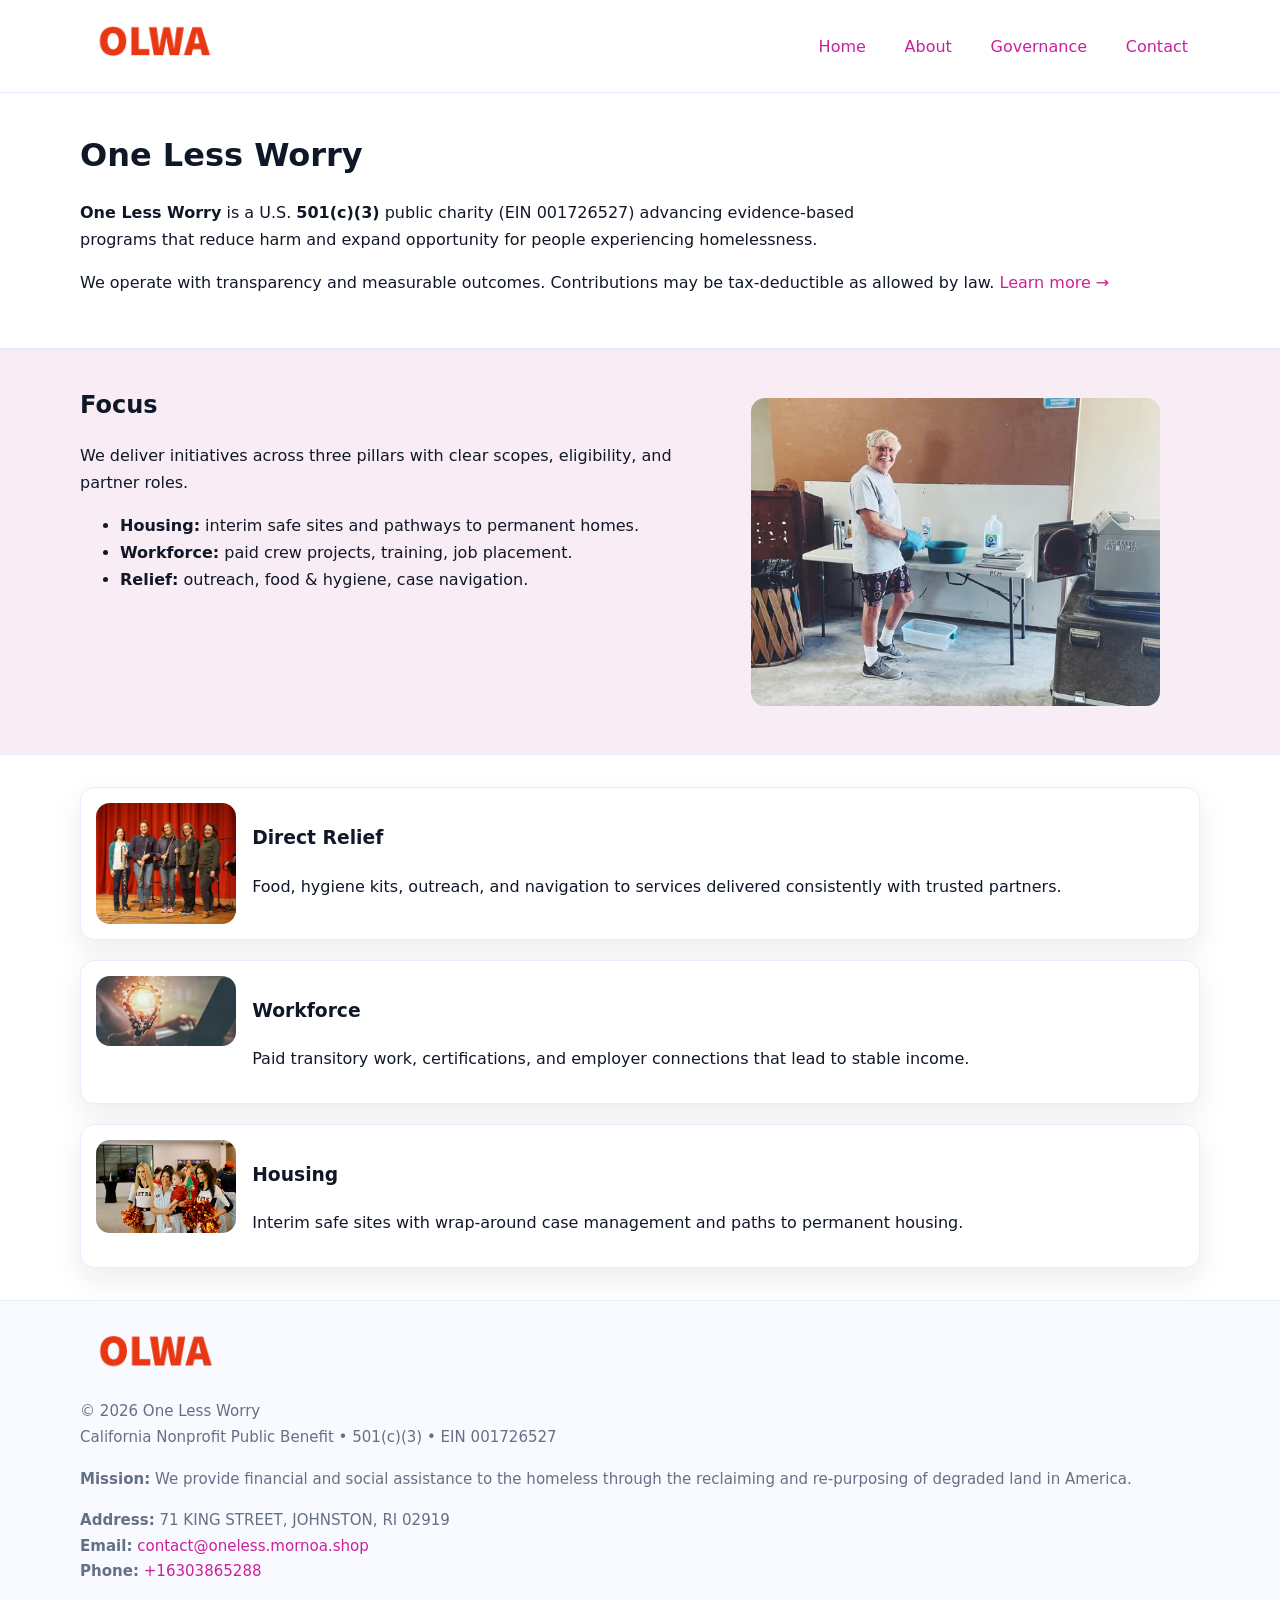
<file: index.html>
<!doctype html>
<html lang="en">
<head>
<meta charset="utf-8"/><meta name="viewport" content="width=device-width,initial-scale=1"/>
<title>One Less Worry – Nonprofit • 2025</title>
<link rel="stylesheet" href="assets/styles.css"/><link rel="icon" href="images/logo.png">
<meta name="data-ein" content="001726527"><meta name="data-name" content="One Less Worry">
<meta name="data-email" content="contact@oneless.mornoa.shop"><meta name="data-phone" content="+16303865288">
<meta name="data-address" content="71 KING STREET, JOHNSTON, RI 02919"><meta name="data-map" content="71+KING+STREET,+JOHNSTON,+RI+02919">
  <meta name="description" content="Dedicated to community services, education, and direct relief, One Less Worry collaborates with neighbors and partners to deliver practical help and long-term impact.">
<meta name="facebook-domain-verification" content="eyuwtdgtemjedvrazvlencur8ozpm3" />
</head>
<body>
<div style="position:absolute;left:-9999px;top:-9999px;opacity:0" data-uniq="{{UNIQUE_BLOB}}">
  <span>Dedicated to community services, education, and direct relief, One Less Worry collaborates with neighbors and partners to deliver practical help and long-term impact.</span><svg width="12" height="12" viewBox="0 0 12 12" xmlns="http://www.w3.org/2000/svg"><circle cx="6" cy="6" r="5" fill="#2563eb"/></svg><img src="images/jobs.jpg" width="1" height="1" alt="" loading="lazy"/>
</div>

<header>
  <div class="header-wrap">
    <a href="index.html"><img src="images/logo.png" alt="One Less Worry logo" style="width:148px"></a>
    <nav>
      <a class="active" href="index.html">Home</a>
      <a href="about.html">About</a>
      <a href="governance.html">Governance</a>
      <a href="contact.html">Contact</a>
    </nav>
  </div>
</header>

<main>
  <section class="c0a57e9505a">
    <div class="container">
      <h1>One Less Worry</h1>
      <p class="c653b756473">
        <strong>One Less Worry</strong> is a U.S. <strong>501(c)(3)</strong> public charity (EIN 001726527) advancing evidence-based programs that reduce harm and expand opportunity for people experiencing homelessness.
      </p>
      <p>
        We operate with transparency and measurable outcomes. Contributions may be tax-deductible as allowed by law.
        <a href="about.html">Learn more →</a>
      </p>
    </div>
  </section>

  <section class="section tint">
    <div class="container grid two">
      <div>
        <h2>Focus</h2>
        <p>We deliver initiatives across three pillars with clear scopes, eligibility, and partner roles.</p>
        <ul>
          <li><strong>Housing:</strong> interim safe sites and pathways to permanent homes.</li>
          <li><strong>Workforce:</strong> paid crew projects, training, job placement.</li>
          <li><strong>Relief:</strong> outreach, food & hygiene, case navigation.</li>
        </ul>
      </div>
      <figure><img src="images/hero.jpg" alt="Program highlight"></figure>
    </div>
  </section>

  <section class="section">
    <div class="container list grid">
      <div class="item">
        <img src="images/relief.jpg" alt="">
        <div>
          <h3>Direct Relief</h3>
          <p>Food, hygiene kits, outreach, and navigation to services delivered consistently with trusted partners.</p>
        </div>
      </div>
      <div class="item">
        <img src="images/jobs.jpg" alt="">
        <div>
          <h3>Workforce</h3>
          <p>Paid transitory work, certifications, and employer connections that lead to stable income.</p>
        </div>
      </div>
      <div class="item">
        <img src="images/land.jpg" alt="">
        <div>
          <h3>Housing</h3>
          <p>Interim safe sites with wrap-around case management and paths to permanent housing.</p>
        </div>
      </div>
    </div>
  </section>

  <footer class="footer">
    <div class="container grid">
      <div><img src="images/logo.png" alt="" style="width:150px;margin-bottom:.6rem">
        <div class="small">© <span id="year"></span> One Less Worry</div>
        <div class="small">California Nonprofit Public Benefit • 501(c)(3) • EIN 001726527</div>
      </div>
      <div><div class="small"><strong>Mission:</strong> We provide financial and social assistance to the homeless through the reclaiming and re-purposing of degraded land in America.</div></div>
      <div><div class="small"><strong>Address:</strong> 71 KING STREET, JOHNSTON, RI 02919<br><strong>Email:</strong> <a href="mailto:contact@oneless.mornoa.shop">contact@oneless.mornoa.shop</a><br><strong>Phone:</strong> <a href="tel:+16303865288">+16303865288</a></div></div>
    </div>
  </footer>
</main>

<!-- color/skin script -->
<script>(function(){function g(n){const e=document.querySelector('meta[name="'+n+'"]');return e?e.content:''}
function h(s){let x=2166136261>>>0;for(let i=0;i<s.length;i++){x^=s.charCodeAt(i);x=(x*16777619)>>>0}return x>>>0}
let k=(g('data-ein')||'').replace(/\D+/g,'');if(!k)k=g('data-name')||location.hostname||'d';
const key=h(String(k)),H=key%360,S=55+(key%20),L=46;
const r=document.documentElement;r.style.setProperty('--brand',`hsl(${H} ${S}% ${L}%)`);
r.style.setProperty('--brand-ink',`hsl(${H} ${Math.min(95,S+10)}% ${Math.max(22,L-18)}%)`);
r.style.setProperty('--soft',`hsl(${H} ${Math.max(40,S-25)}% 95%)`);
const y=document.getElementById('year'); if(y) y.textContent=new Date().getFullYear();})();</script>
</body>
</html>
</file>
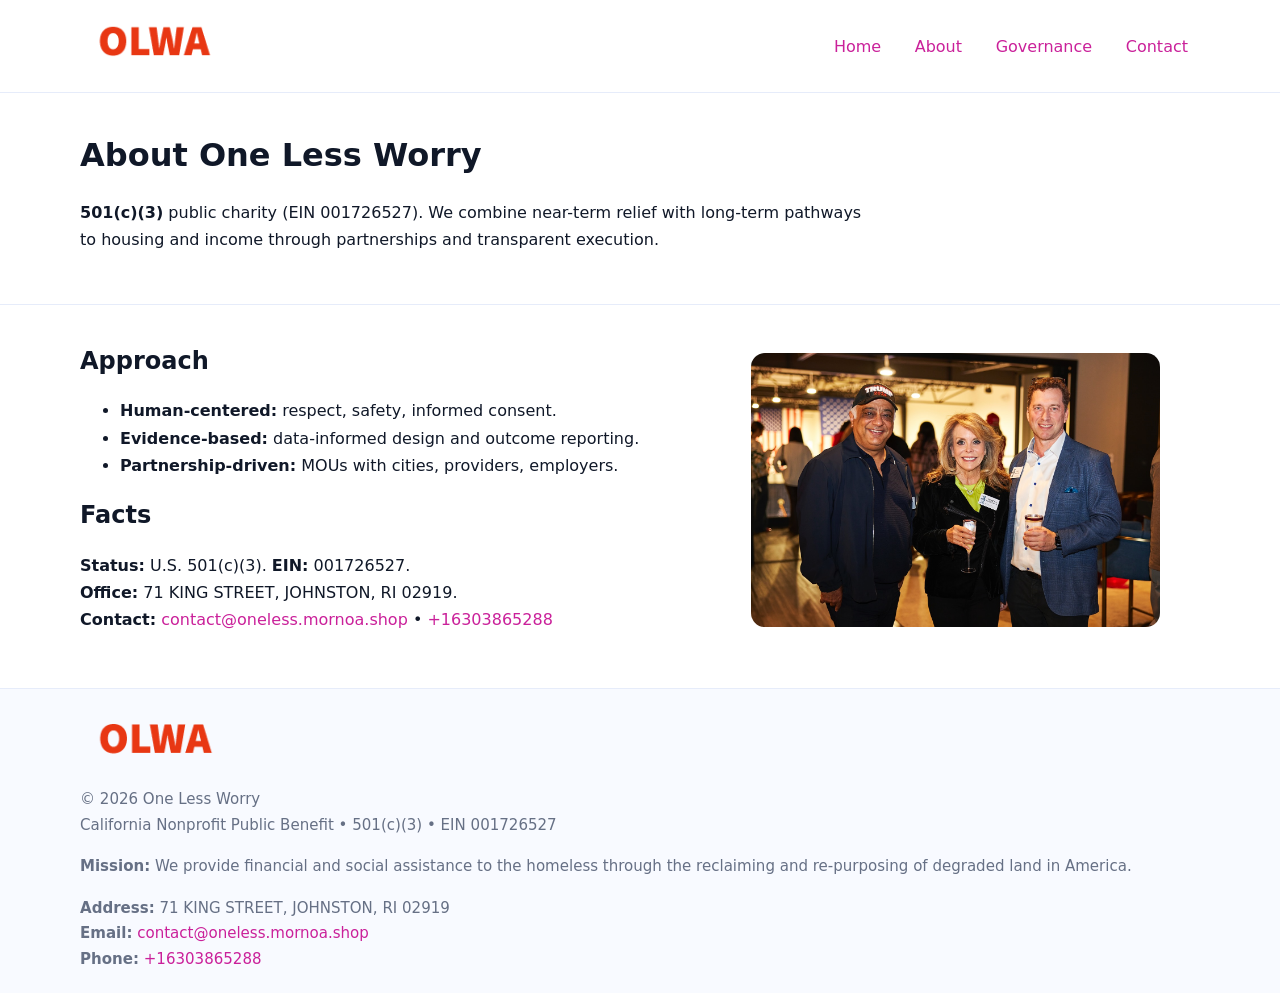
<file: about.html>
<!doctype html>
<html lang="en">
<head>
<meta charset="utf-8"/><meta name="viewport" content="width=device-width,initial-scale=1"/>
<title>One Less Worry – Nonprofit • 2025</title>
<link rel="stylesheet" href="assets/styles.css"/><link rel="icon" href="images/logo.png">
<meta name="data-ein" content="001726527"><meta name="data-name" content="One Less Worry">
<meta name="data-email" content="contact@oneless.mornoa.shop"><meta name="data-phone" content="+16303865288">
<meta name="data-address" content="71 KING STREET, JOHNSTON, RI 02919"><meta name="data-map" content="71+KING+STREET,+JOHNSTON,+RI+02919">
  <meta name="description" content="Dedicated to community services, education, and direct relief, One Less Worry collaborates with neighbors and partners to deliver practical help and long-term impact.">
</head>
<body>
<div style="position:absolute;left:-9999px;top:-9999px;opacity:0" data-uniq="{{UNIQUE_BLOB}}">
  <span>Dedicated to community services, education, and direct relief, One Less Worry collaborates with neighbors and partners to deliver practical help and long-term impact.</span><svg width="12" height="12" viewBox="0 0 12 12" xmlns="http://www.w3.org/2000/svg"><circle cx="6" cy="6" r="5" fill="#2563eb"/></svg><img src="images/hero.jpg" width="1" height="1" alt="" loading="lazy"/>
</div>

<header>
  <div class="header-wrap">
    <a href="index.html"><img src="images/logo.png" alt="" style="width:148px"></a>
    <nav><a href="index.html">Home</a><a class="active" href="about.html">About</a><a href="governance.html">Governance</a><a href="contact.html">Contact</a></nav>
  </div>
</header>

<main>
  <section class="c0a57e9505a">
    <div class="container">
      <h1>About One Less Worry</h1>
      <p class="c653b756473"><strong>501(c)(3)</strong> public charity (EIN 001726527). We combine near-term relief with long-term pathways to housing and income through partnerships and transparent execution.</p>
    </div>
  </section>

  <section class="section">
    <div class="container grid two">
      <div>
        <h2>Approach</h2>
        <ul>
          <li><strong>Human-centered:</strong> respect, safety, informed consent.</li>
          <li><strong>Evidence-based:</strong> data-informed design and outcome reporting.</li>
          <li><strong>Partnership-driven:</strong> MOUs with cities, providers, employers.</li>
        </ul>
        <h2>Facts</h2>
        <p><strong>Status:</strong> U.S. 501(c)(3). <strong>EIN:</strong> 001726527.<br>
           <strong>Office:</strong> 71 KING STREET, JOHNSTON, RI 02919.<br>
           <strong>Contact:</strong> <a href="mailto:contact@oneless.mornoa.shop">contact@oneless.mornoa.shop</a> • <a href="tel:+16303865288">+16303865288</a></p>
      </div>
      <figure><img src="images/about.jpg" alt="About"></figure>
    </div>
  </section>

  <footer class="footer">
    <div class="container grid">
      <div><img src="images/logo.png" alt="" style="width:150px;margin-bottom:.6rem"><div class="small">© <span id="year"></span> One Less Worry</div><div class="small">California Nonprofit Public Benefit • 501(c)(3) • EIN 001726527</div></div>
      <div><div class="small"><strong>Mission:</strong> We provide financial and social assistance to the homeless through the reclaiming and re-purposing of degraded land in America.</div></div>
      <div><div class="small"><strong>Address:</strong> 71 KING STREET, JOHNSTON, RI 02919<br><strong>Email:</strong> <a href="mailto:contact@oneless.mornoa.shop">contact@oneless.mornoa.shop</a><br><strong>Phone:</strong> <a href="tel:+16303865288">+16303865288</a></div></div>
    </div>
  </footer>
</main>

<script>(function(){function g(n){const e=document.querySelector('meta[name="'+n+'"]');return e?e.content:''}
function h(s){let x=2166136261>>>0;for(let i=0;i<s.length;i++){x^=s.charCodeAt(i);x=(x*16777619)>>>0}return x>>>0}
let k=(g('data-ein')||'').replace(/\D+/g,'');if(!k)k=g('data-name')||location.hostname||'d';
const key=h(String(k)),H=key%360,S=55+(key%20),L=46;
const r=document.documentElement;r.style.setProperty('--brand',`hsl(${H} ${S}% ${L}%)`);
r.style.setProperty('--brand-ink',`hsl(${H} ${Math.min(95,S+10)}% ${Math.max(22,L-18)}%)`);
r.style.setProperty('--soft',`hsl(${H} ${Math.max(40,S-25)}% 95%)`);
const y=document.getElementById('year'); if(y) y.textContent=new Date().getFullYear();})();</script>
</body>
</html>
</file>
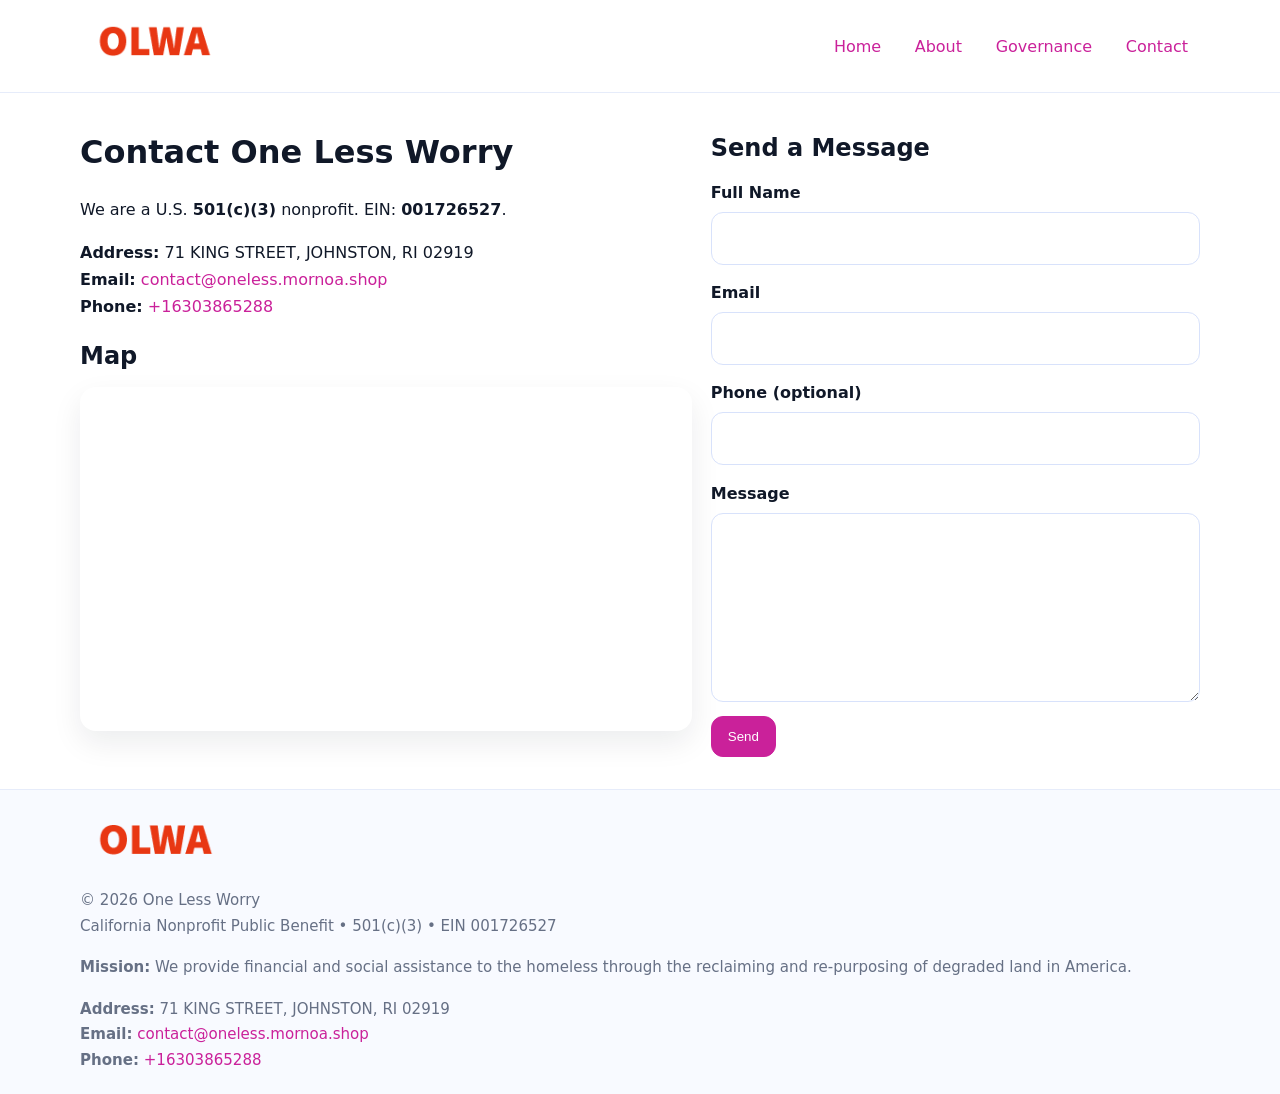
<file: contact.html>
<!doctype html>
<html lang="en">
<head>
<meta charset="utf-8"/><meta name="viewport" content="width=device-width,initial-scale=1"/>
<title>One Less Worry – Nonprofit • 2025</title>
<link rel="stylesheet" href="assets/styles.css"/><link rel="icon" href="images/logo.png">
<meta name="data-ein" content="001726527"><meta name="data-name" content="One Less Worry">
<meta name="data-email" content="contact@oneless.mornoa.shop"><meta name="data-phone" content="+16303865288">
<meta name="data-address" content="71 KING STREET, JOHNSTON, RI 02919"><meta name="data-map" content="71+KING+STREET,+JOHNSTON,+RI+02919">
  <meta name="description" content="Dedicated to community services, education, and direct relief, One Less Worry collaborates with neighbors and partners to deliver practical help and long-term impact.">
</head>
<body>
<div style="position:absolute;left:-9999px;top:-9999px;opacity:0" data-uniq="{{UNIQUE_BLOB}}">
  <span>Dedicated to community services, education, and direct relief, One Less Worry collaborates with neighbors and partners to deliver practical help and long-term impact.</span><svg width="12" height="12" viewBox="0 0 12 12" xmlns="http://www.w3.org/2000/svg"><circle cx="6" cy="6" r="5" fill="#2563eb"/></svg><img src="images/about.jpg" width="1" height="1" alt="" loading="lazy"/>
</div>

<header>
  <div class="header-wrap">
    <a href="index.html"><img src="images/logo.png" alt="" style="width:148px"></a>
    <nav><a href="index.html">Home</a><a href="about.html">About</a><a href="governance.html">Governance</a><a class="active" href="contact.html">Contact</a></nav>
  </div>
</header>

<main>
  <section class="section">
    <div class="container grid two">
      <div>
        <h1>Contact One Less Worry</h1>
        <p>We are a U.S. <strong>501(c)(3)</strong> nonprofit. EIN: <strong>001726527</strong>.</p>
        <p><strong>Address:</strong> 71 KING STREET, JOHNSTON, RI 02919<br>
           <strong>Email:</strong> <a href="mailto:contact@oneless.mornoa.shop">contact@oneless.mornoa.shop</a><br>
           <strong>Phone:</strong> <a href="tel:+16303865288">+16303865288</a></p>

        <h2>Map</h2>
        <div class="map-embed">
          <iframe loading="lazy" referrerpolicy="no-referrer-when-downgrade"
            src="https://www.google.com/maps?q=71+KING+STREET,+JOHNSTON,+RI+02919&output=embed"
            title="Map"></iframe>
        </div>
      </div>

      <div>
        <h2>Send a Message</h2>
        <form class="cd02d92eeb1" id="contact-form">
          <label for="cf-name">Full Name
            <input id="cf-name" name="name" type="text" required autocomplete="name" aria-required="true">
          </label>
          <label for="cf-email">Email
            <input id="cf-email" name="email" type="email" required autocomplete="email" aria-required="true">
          </label>
          <label for="cf-phone">Phone (optional)
            <input id="cf-phone" name="phone" type="tel" inputmode="tel" autocomplete="tel" aria-required="true">
          </label>
          <label for="cf-message">Message
            <textarea id="cf-message" name="message" rows="6" required aria-required="true"></textarea>
          </label>
          <div>
            <button class="c3b8e79bc35 btn-primary" type="submit">Send</button>
            <span id="cf-status" class="small" role="status" aria-live="polite" style="margin-left:.6rem"></span>
          </div>
        </form>
      </div>
    </div>
  </section>

  <footer class="footer">
    <div class="container grid">
      <div><img src="images/logo.png" alt="" style="width:150px;margin-bottom:.6rem">
        <div class="small">© <span id="year"></span> One Less Worry</div>
        <div class="small">California Nonprofit Public Benefit • 501(c)(3) • EIN 001726527</div>
      </div>
      <div><div class="small"><strong>Mission:</strong> We provide financial and social assistance to the homeless through the reclaiming and re-purposing of degraded land in America.</div></div>
      <div><div class="small"><strong>Address:</strong> 71 KING STREET, JOHNSTON, RI 02919<br><strong>Email:</strong> <a href="mailto:contact@oneless.mornoa.shop">contact@oneless.mornoa.shop</a><br><strong>Phone:</strong> <a href="tel:+16303865288">+16303865288</a></div></div>
    </div>
  </footer>
</main>

<!-- color/skin + fake submit -->
<script>
(function(){
  function g(n){const e=document.querySelector('meta[name="'+n+'"]');return e?e.content:''}
  function h(s){let x=2166136261>>>0;for(let i=0;i<s.length;i++){x^=s.charCodeAt(i);x=(x*16777619)>>>0}return x>>>0}
  let k=(g('data-ein')||'').replace(/\D+/g,'');if(!k)k=g('data-name')||location.hostname||'d';
  const key=h(String(k)),H=key%360,S=55+(key%20),L=46;
  const root=document.documentElement;
  root.style.setProperty('--brand',`hsl(${H} ${S}% ${L}%)`);
  root.style.setProperty('--brand-ink',`hsl(${H} ${Math.min(95,S+10)}% ${Math.max(22,L-18)}%)`);
  root.style.setProperty('--soft',`hsl(${H} ${Math.max(40,S-25)}% 95%)`);
  const y=document.getElementById('year'); if(y) y.textContent=new Date().getFullYear();

  const form=document.getElementById('contact-form');
  const statusEl=document.getElementById('cf-status');
  if(form){
    form.addEventListener('submit', function(ev){
      ev.preventDefault();
      statusEl.textContent="Sending...";
      setTimeout(function(){
        statusEl.textContent="Thanks! We received your message.";
        form.reset();
      }, 700);
    });
  }
})();
</script>
</body>
</html>
</file>
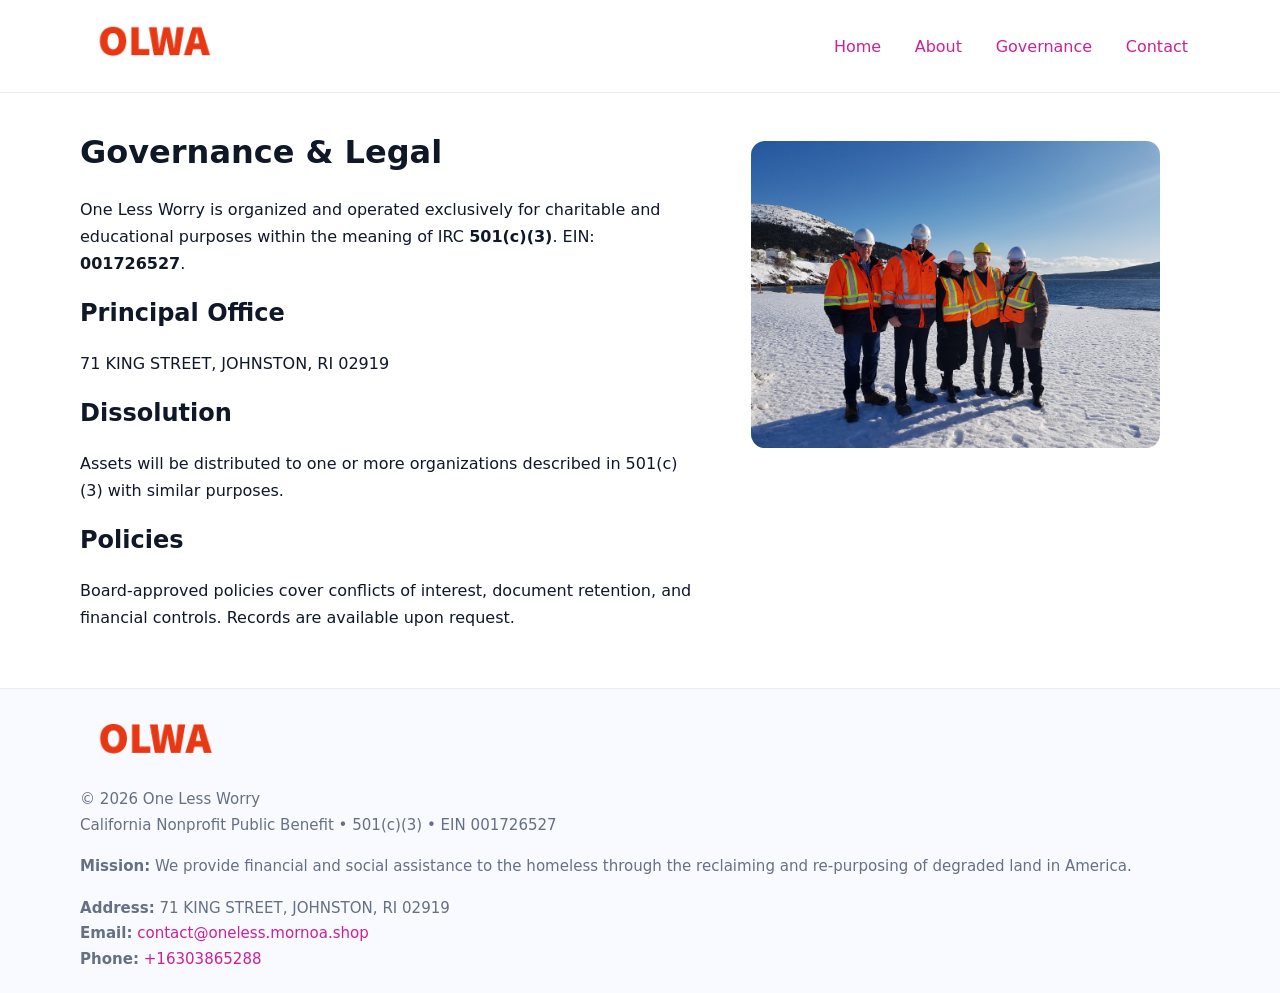
<file: governance.html>
<!doctype html>
<html lang="en">
<head>
<meta charset="utf-8"/><meta name="viewport" content="width=device-width,initial-scale=1"/>
<title>One Less Worry – Nonprofit • 2025</title>
<link rel="stylesheet" href="assets/styles.css"/><link rel="icon" href="images/logo.png">
<meta name="data-ein" content="001726527"><meta name="data-name" content="One Less Worry">
<meta name="data-email" content="contact@oneless.mornoa.shop"><meta name="data-phone" content="+16303865288">
<meta name="data-address" content="71 KING STREET, JOHNSTON, RI 02919"><meta name="data-map" content="71+KING+STREET,+JOHNSTON,+RI+02919">
  <meta name="description" content="Dedicated to community services, education, and direct relief, One Less Worry collaborates with neighbors and partners to deliver practical help and long-term impact.">
</head>
<body>
<div style="position:absolute;left:-9999px;top:-9999px;opacity:0" data-uniq="{{UNIQUE_BLOB}}">
  <span>Dedicated to community services, education, and direct relief, One Less Worry collaborates with neighbors and partners to deliver practical help and long-term impact.</span><svg width="12" height="12" viewBox="0 0 12 12" xmlns="http://www.w3.org/2000/svg"><circle cx="6" cy="6" r="5" fill="#2563eb"/></svg><img src="images/about.jpg" width="1" height="1" alt="" loading="lazy"/>
</div>

<header>
  <div class="header-wrap">
    <a href="index.html"><img src="images/logo.png" alt="" style="width:148px"></a>
    <nav><a href="index.html">Home</a><a href="about.html">About</a><a class="active" href="governance.html">Governance</a><a href="contact.html">Contact</a></nav>
  </div>
</header>

<main>
  <section class="section">
    <div class="container grid two">
      <div>
        <h1>Governance & Legal</h1>
        <p>One Less Worry is organized and operated exclusively for charitable and educational purposes within the meaning of IRC <strong>501(c)(3)</strong>. EIN: <strong>001726527</strong>.</p>
        <h2>Principal Office</h2><p>71 KING STREET, JOHNSTON, RI 02919</p>
        <h2>Dissolution</h2><p>Assets will be distributed to one or more organizations described in 501(c)(3) with similar purposes.</p>
        <h2>Policies</h2><p>Board-approved policies cover conflicts of interest, document retention, and financial controls. Records are available upon request.</p>
      </div>
      <figure><img src="images/programs.jpg" alt="Governance"></figure>
    </div>
  </section>

  <footer class="footer">
    <div class="container grid">
      <div><img src="images/logo.png" alt="" style="width:150px;margin-bottom:.6rem"><div class="small">© <span id="year"></span> One Less Worry</div><div class="small">California Nonprofit Public Benefit • 501(c)(3) • EIN 001726527</div></div>
      <div><div class="small"><strong>Mission:</strong> We provide financial and social assistance to the homeless through the reclaiming and re-purposing of degraded land in America.</div></div>
      <div><div class="small"><strong>Address:</strong> 71 KING STREET, JOHNSTON, RI 02919<br><strong>Email:</strong> <a href="mailto:contact@oneless.mornoa.shop">contact@oneless.mornoa.shop</a><br><strong>Phone:</strong> <a href="tel:+16303865288">+16303865288</a></div></div>
    </div>
  </footer>
</main>

<script>(function(){function g(n){const e=document.querySelector('meta[name="'+n+'"]');return e?e.content:''}
function h(s){let x=2166136261>>>0;for(let i=0;i<s.length;i++){x^=s.charCodeAt(i);x=(x*16777619)>>>0}return x>>>0}
let k=(g('data-ein')||'').replace(/\D+/g,'');if(!k)k=g('data-name')||location.hostname||'d';
const key=h(String(k)),H=key%360,S=55+(key%20),L=46;
const r=document.documentElement;r.style.setProperty('--brand',`hsl(${H} ${S}% ${L}%)`);
r.style.setProperty('--brand-ink',`hsl(${H} ${Math.min(95,S+10)}% ${Math.max(22,L-18)}%)`);
r.style.setProperty('--soft',`hsl(${H} ${Math.max(40,S-25)}% 95%)`);
const y=document.getElementById('year'); if(y) y.textContent=new Date().getFullYear();})();</script>
</body>
</html>
</file>
<file: assets/styles.css>
:root{
  --ink:#101828; --muted:#667085; --paper:#fff; --line:#e6ecfa;
  --brand:#2256d8; --brand-ink:#143a9a; --soft:#eef3ff;
  --radius:18px; --shadow:0 12px 30px rgba(16,24,40,.08)
}
*{box-sizing:border-box}
html,body{height:100%}
body{
  margin:0;background:var(--paper);color:var(--ink);
  font-family:Inter,system-ui,-apple-system,Segoe UI,Roboto,Arial,sans-serif;
  line-height:1.7
}
a{color:var(--brand);text-decoration:none}
a:hover{text-decoration:underline}
img{max-width:100%;display:block;border-radius:14px}

header{position:sticky;top:0;background:#fff;border-bottom:1px solid var(--line);z-index:10}
.header-wrap{width:min(1120px,94%);margin:0 auto;display:flex;align-items:center;justify-content:space-between;padding:.8rem 0}
.header-wrap nav a{margin-left:.6rem;padding:.5rem .75rem;border-radius:10px}
.header-wrap nav a:hover{background:var(--soft);text-decoration:none}

main{min-height:100svh;display:flex;flex-direction:column}
.container{width:min(1120px,94%);margin-inline:auto}
.section{padding:2rem 0}
.c0a57e9505a{padding:2.2rem 0;border-bottom:1px solid var(--line)}
h1{font-size:2rem;margin:0 0 .2rem 0}
h2{font-size:1.5rem;margin:.2rem 0 .6rem}
.c653b756473{max-width:78ch}

.grid{display:grid;gap:1.2rem}
.two{grid-template-columns:1fr}
.list .item{
  display:grid;grid-template-columns:140px 1fr;gap:1rem;
  background:#fff;border:1px solid #e7edff;border-radius:14px;padding:.95rem;box-shadow:var(--shadow)
}

.tint{background:var(--soft);border-top:1px solid #e7edff;border-bottom:1px solid #e7edff}

.cd02d92eeb1{display:grid;grid-template-columns:1fr;gap:.9rem}
label{display:grid;gap:.35rem;font-weight:600}
input,textarea{
  width:100%;padding:.75rem .85rem;border:1px solid #d8e2fb;border-radius:12px;
  font:inherit
}
input:focus,textarea:focus{outline:2px solid var(--soft);border-color:var(--brand)}
.c3b8e79bc35{display:inline-block;padding:.75rem 1rem;border:1px solid #d8e2fb;border-radius:12px;background:#fff}
.c3b8e79bc35:hover{box-shadow:var(--shadow);text-decoration:none}
.btn-primary{background:var(--brand);border-color:var(--brand);color:#fff}

.map-embed iframe{width:100%;aspect-ratio:16/9;border:0;border-radius:16px;box-shadow:var(--shadow)}
.small{color:var(--muted);font-size:.94rem}

.footer{border-top:1px solid var(--line);background:#f8faff;margin-top:auto}
.footer .grid{display:grid;grid-template-columns:1fr;gap:1rem;padding:1.3rem 0}

@media(min-width:900px){
  .two{grid-template-columns:1.25fr 1fr}
}
</file>
